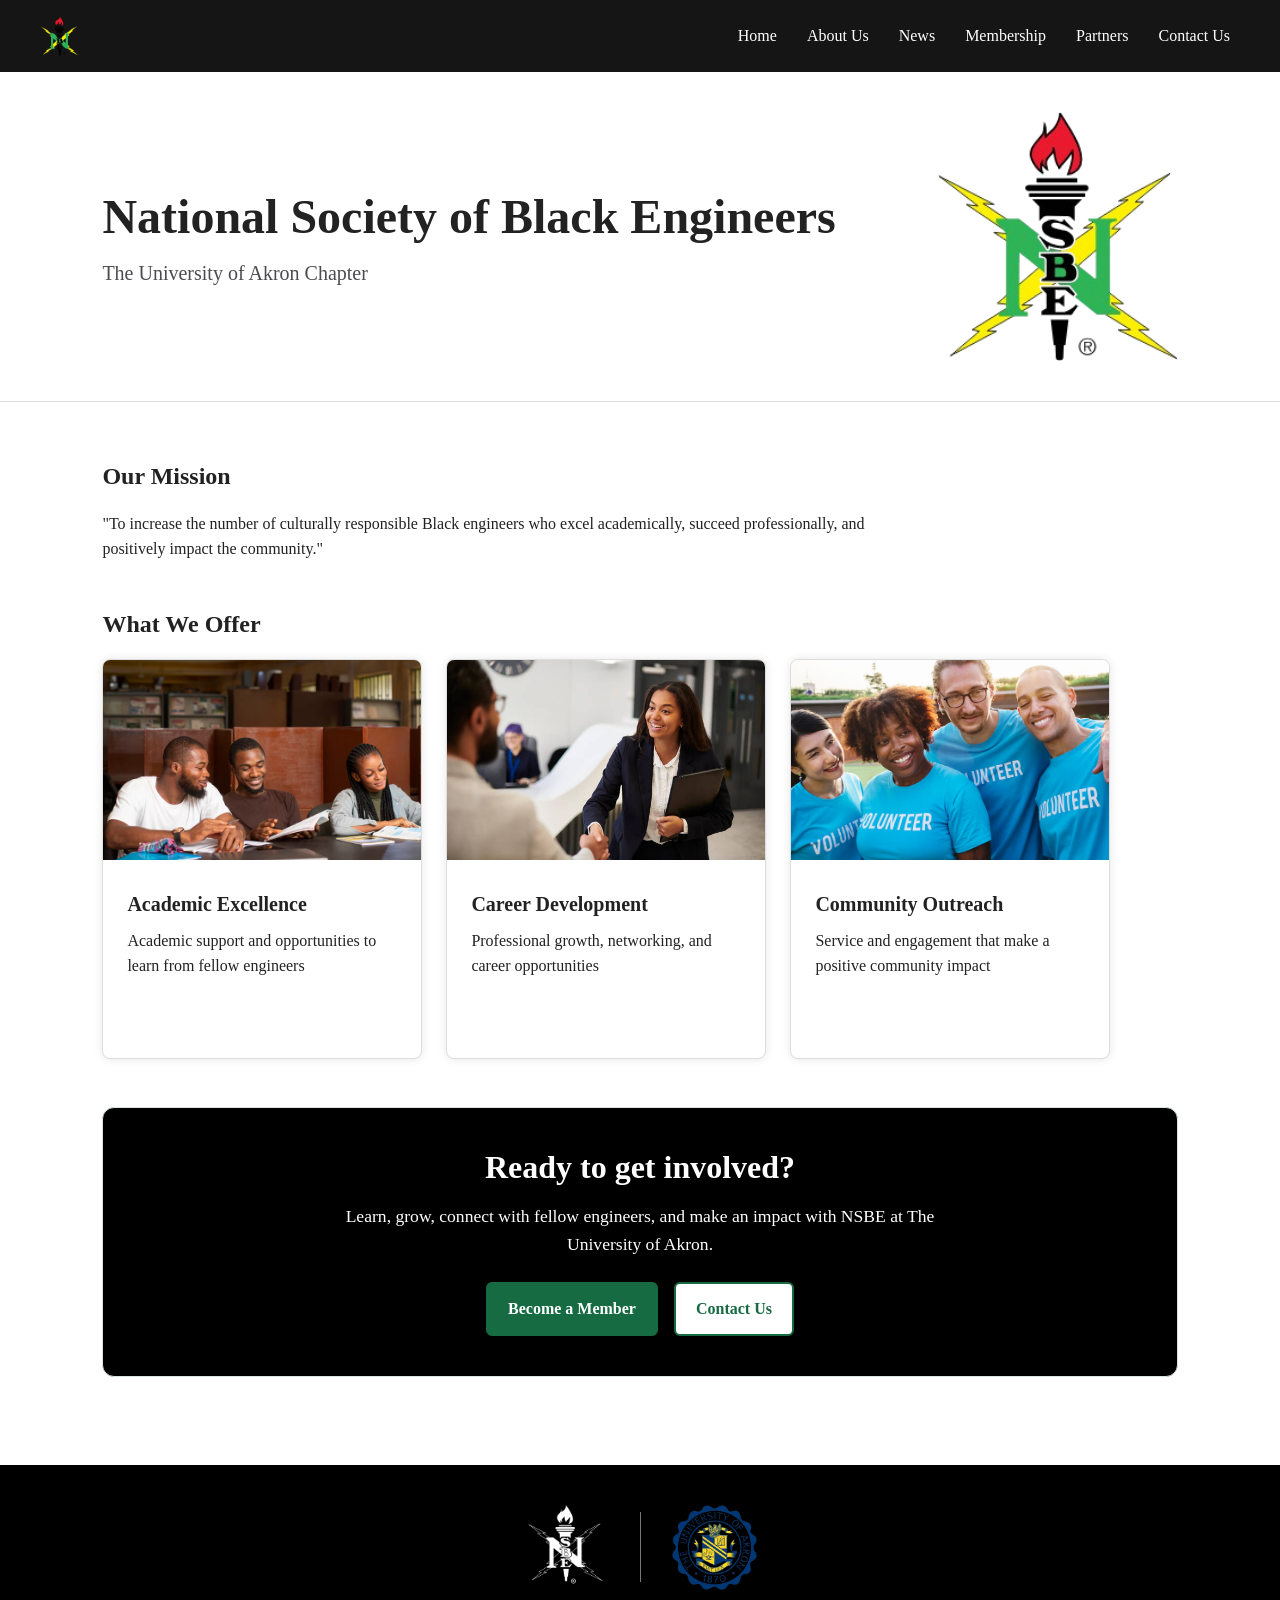
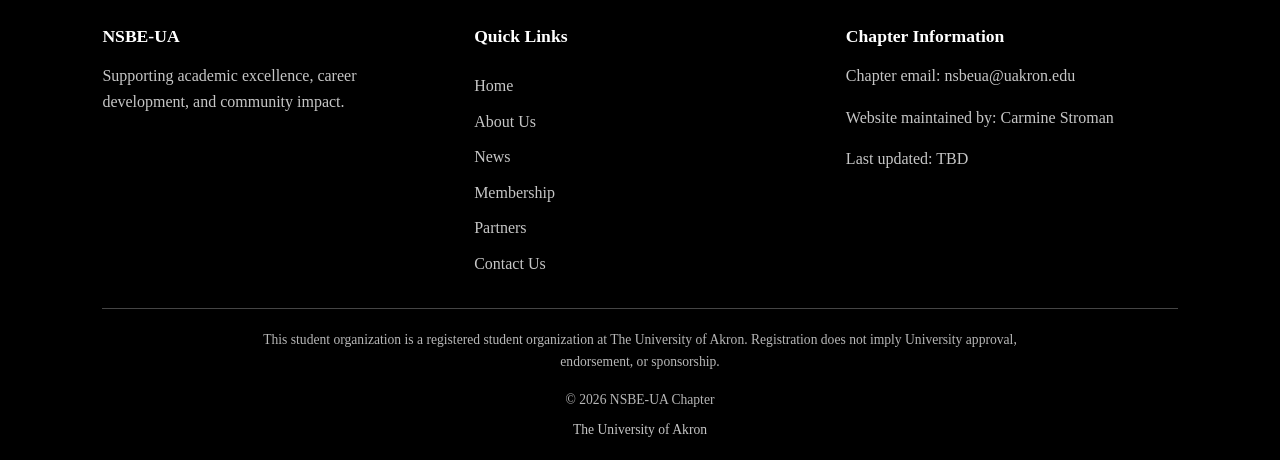
<file: index.html>
<!DOCTYPE html>

<html lang="en">
<head>
    <meta charset="UTF-8">
    <meta name="viewport" content="width=device-width, initial-scale=1.0">
    <title>NSBE-UA</title>
    <link rel="stylesheet" href="css/style.css">
</head>
<body>
    <nav class="nav" aria-label="Main navigation">
        <div class="nav__menu">
            <a class="nav__link nav__brand" href="index.html"><img src="media/NSBE-logo.png" alt="NSBE logo" class="nav__logo"></a>
            <a class="nav__link" href="index.html">Home</a>
            <a class="nav__link" href="pages/about.html">About Us</a>
            <a class="nav__link" href="pages/news.html">News</a>
            <a class="nav__link" href="pages/membership.html">Membership</a>
            <a class="nav__link" href="pages/partners.html">Partners</a>
            <a class="nav__link" href="pages/contact.html">Contact Us</a>
        </div>
    </nav>
    <header class="hero">
        <div class="hero__text">
            <h1 class="hero__title">National Society of Black Engineers</h1>
            <h3 class="hero__subtitle">The University of Akron Chapter</h3>
        </div>
        <div class="hero__media">
            <img src="media/NSBE-logo.png" alt="National Society of Black Engineers logo" class="hero__logo">
        </div>
    </header>

    <main>
        <section class="mission">
            <h2>Our Mission</h2>
            <p>"To increase the number of culturally responsible Black engineers who excel academically, succeed professionally, and positively impact the community."</p>
        </section>

        <section class="offerings">
            <h2>What We Offer</h2>
            <div class="offerings__list">
                <article class="offering-card">
                    <img src="media/study-group-stock.jpg.avif" alt="Diverse study group" class="offering-card__image">
                    <h3 class="offering-card__title">Academic Excellence</h3>
                    <p class="offering-card__text">Academic support and opportunities to learn from fellow engineers</p>
                </article>
                <article class="offering-card">
                    <img src="media/professional-environment-stock.jpg" alt="Professional woman shaking hands with a recruiter" class="offering-card__image">
                    <h3 class="offering-card__title">Career Development</h3>
                    <p class="offering-card__text">Professional growth, networking, and career opportunities</p>
                </article>
                <article class="offering-card">
                    <img src="media/volunteer-stock.jpg.avif" alt="Volunteer workers smiling" class="offering-card__image">
                    <h3 class="offering-card__title">Community Outreach</h3>
                    <p class="offering-card__text">Service and engagement that make a positive community impact</p>
                </article>
            </div>
        </section>

        <section class="get-involved">
            <h2 class="get-involved__title">Ready to get involved?</h2>
            <p class="get-involved__text">Learn, grow, connect with fellow engineers, and make an impact with NSBE at The University of Akron.</p>
            <div class="get-involved__actions">
                <a class="button button--primary" href="pages/membership.html">Become a Member</a>
                <a class="button button--secondary" href="pages/contact.html">Contact Us</a>
            </div>
        </section>
    </main>
    <footer class="footer">
        <div class="footer__brand">
            <img src="media/NSBE-logo-bw.png" alt="National Society of Black Engineers logo" class="footer__logo">
            <span class="footer__divider" aria-hidden="true"></span>
            <img src="media/UA-logo.png" alt="University of Akron logo" class="footer__logo">
        </div>
        <div class="footer__content">
            <section class="footer__about">
                <h2 class="footer__heading">NSBE-UA</h2>
                <p class="footer__text">Supporting academic excellence, career development, and community impact.</p>
            </section>
            <nav class="footer__nav" aria-label="Footer navigation">
                <h2 class="footer__heading">Quick Links</h2>
                <a href="index.html" class="footer__link">Home</a>
                <a href="pages/about.html" class="footer__link">About Us</a>
                <a href="pages/news.html" class="footer__link">News</a>
                <a href="pages/membership.html" class="footer__link">Membership</a>
                <a href="pages/partners.html" class="footer__link">Partners</a>
                <a href="pages/contact.html" class="footer__link">Contact Us</a>
            </nav>
            <section class="footer__contact">
                <h2 class="footer__heading">Chapter Information</h2>
                <p class="footer__text">Chapter email: <span>nsbeua@uakron.edu</span></p>
                <p class="footer__text">Website maintained by: <span>Carmine Stroman</span></p>
                <p class="footer__text">Last updated: <span>TBD</span></p>
            </section>
        </div>
        <div class="footer__bottom">
            <p class="footer__legal">This student organization is a registered student organization at The University of Akron. Registration does not imply University approval, endorsement, or sponsorship.</p>
            <p class="footer__copyright">&copy; 2026 NSBE-UA Chapter</p>
            <a href="https://www.uakron.edu/" class="footer__link" target="_blank" rel="noopener noreferrer">The University of Akron</a>
        </div>
    </footer>
</body>
</html>
</file>
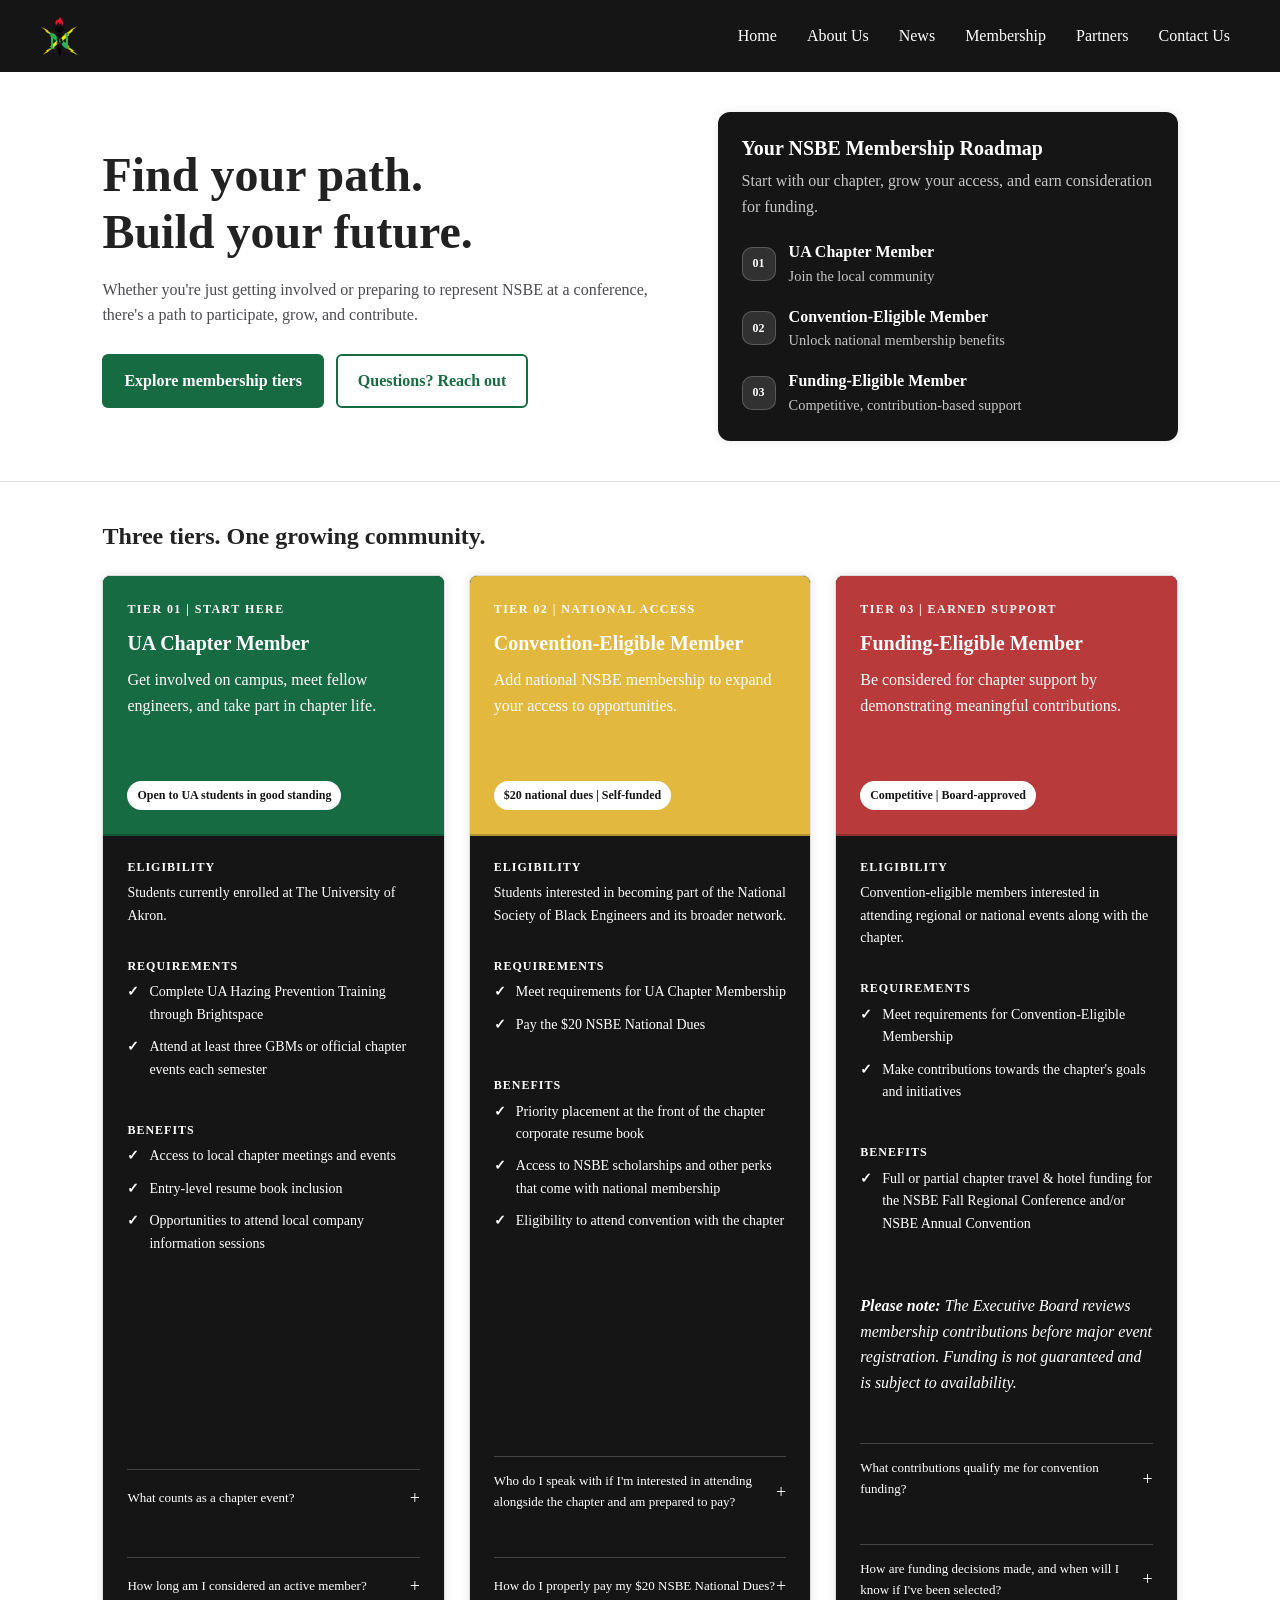
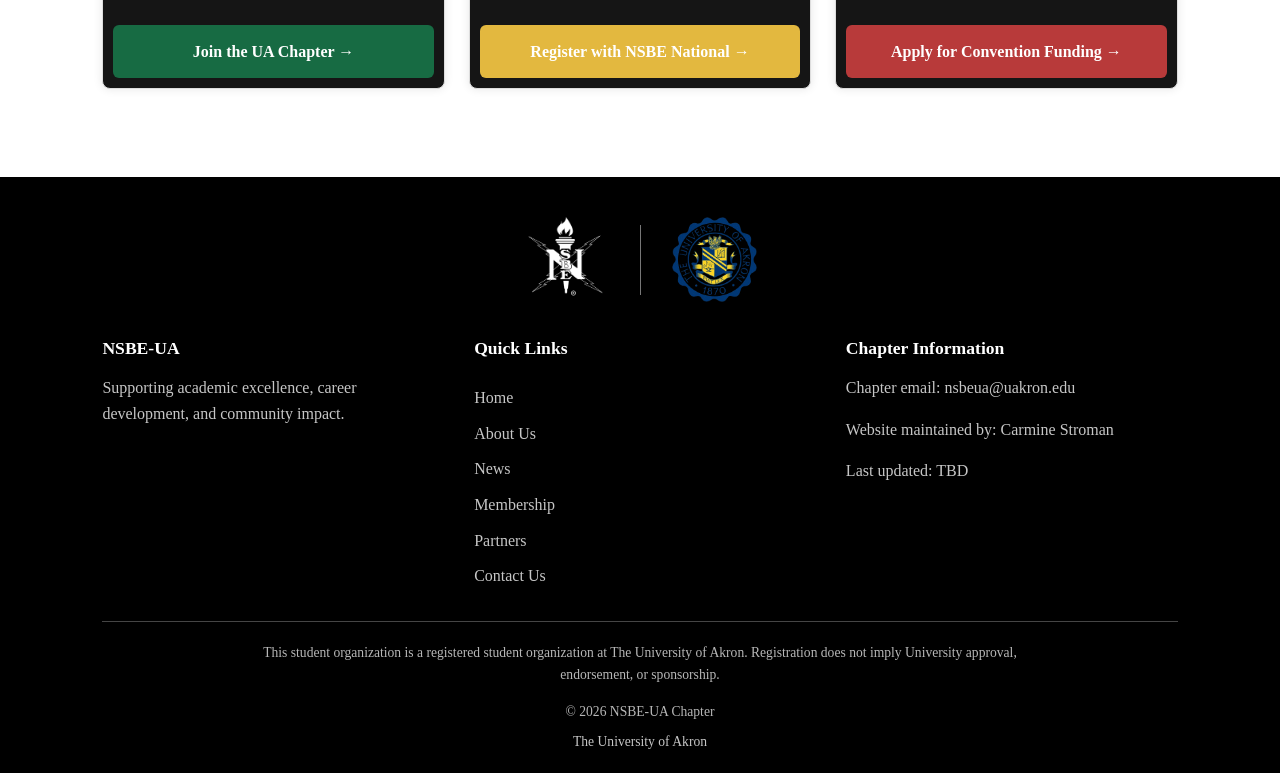
<file: pages/membership.html>
<!DOCTYPE html>

<html lang="en">
<head>
    <meta charset="UTF-8">
    <meta name="viewport" content="width=device-width, initial-scale=1.0">
    <title>NSBE-UA</title>
    <link rel="stylesheet" href="../css/style.css">
</head>
<body>
    <nav class="nav" aria-label="Main navigation">
        <div class="nav__menu">
            <a class="nav__link nav__brand" href="../index.html"><img src="../media/NSBE-logo.png" alt="NSBE logo" class="nav__logo"></a>
            <a class="nav__link" href="../index.html">Home</a>
            <a class="nav__link" href="about.html">About Us</a>
            <a class="nav__link" href="news.html">News</a>
            <a class="nav__link" href="membership.html">Membership</a>
            <a class="nav__link" href="partners.html">Partners</a>
            <a class="nav__link" href="contact.html">Contact Us</a>
        </div>
    </nav>
    <header class="hero">
        <div class="hero__text">
            <h1 class="hero__title">Find your path.<br>Build your future.</h1>
            <p class="hero__lead">Whether you're just getting involved or preparing to represent NSBE at a conference, there's a path to participate, grow, and contribute.</p>
            <div class="hero__actions">
                <a class="button button--primary" href="#tiers">Explore membership tiers</a>
                <a class="button button--secondary" href="contact.html">Questions? Reach out</a>
            </div>
        </div>
        <aside class="roadmap hero__roadmap" aria-labelledby="roadmap-title">
                <h2 class="roadmap__title">Your NSBE Membership Roadmap</h2>
                <p class="roadmap__intro">Start with our chapter, grow your access, and earn consideration for funding.</p>
                <ol class="roadmap__steps" role="list">
                    <li class="roadmap__step">
                        <span class="roadmap__number">01</span>
                        <div class="roadmap__content">
                            <strong class="roadmap__name">UA Chapter Member</strong>
                            <span class="roadmap__desc">Join the local community</span>
                        </div>
                    </li>
                    <li class="roadmap__step">
                        <span class="roadmap__number">02</span>
                        <div class="roadmap__content">
                            <strong class="roadmap__name">Convention-Eligible Member</strong>
                            <span class="roadmap__desc">Unlock national membership benefits</span>
                        </div>
                    </li>
                    <li class="roadmap__step">
                        <span class="roadmap__number">03</span>
                        <div class="roadmap__content">
                            <strong class="roadmap__name">Funding-Eligible Member</strong>
                            <span class="roadmap__desc">Competitive, contribution-based support</span>
                        </div>
                    </li>
                </ol>
            </aside>
    </header>
    <main>
        <section class="tiers" id="tiers">
            <h2 class="tiers__title">Three tiers. One growing community.</h2>
            <div class="tiers__list">
                <article class="tier-card tier-card--chapter">
                    <div class="tier-card__header">
                        <p class="tier-card__label">Tier 01 | Start here</p>
                        <h3 class="tier-card__title">UA Chapter Member</h3>
                        <p class="tier-card__text">Get involved on campus, meet fellow engineers, and take part in chapter life.</p>
                        <p class="tier-card__pill">Open to UA students in good standing</p>
                    </div>
                    <div class="tier-card__details">
                        <div class="tier-card__section">
                            <h3 class="tier-card__section-title">Eligibility</h3>
                            <p class="tier-card__section-description">Students currently enrolled at The University of Akron.</p>
                        </div>
                        <div class="tier-card__section">
                            <h3 class="tier-card__section-title">Requirements</h3>
                            <ul class="tier-card__list">
                                <li>Complete UA Hazing Prevention Training through Brightspace</li>
                                <li>Attend at least three GBMs or official chapter events each semester</li>
                            </ul>
                        </div>
                        <div class="tier-card__section">
                            <h3 class="tier-card__section-title">Benefits</h3>
                            <ul class="tier-card__list">
                                <li>Access to local chapter meetings and events</li>
                                <li>Entry-level resume book inclusion</li>
                                <li>Opportunities to attend local company information sessions</li>
                            </ul>
                        </div>
                        <details class="tier-card__more">
                            <summary>What counts as a chapter event?</summary>
                            <p>Professional development events, study tables, community service and outreach, and chapter socials are included in the proposed requirements.</p>
                        </details>
                        <details class="tier-card__more">
                            <summary>How long am I considered an active member?</summary>
                            <p>Active membership is evaluated at the end of each semester.</p>
                        </details>
                    </div>
                    <a class="tier-card__action tier-card__action--chapter" href="https://uakron.presence.io/organization/national-society-of-black-engineers-akron-chapter" target="_blank" rel="noopener noreferrer">Join the UA Chapter →</a>
                </article>
                <article class="tier-card tier-card--national">
                    <div class="tier-card__header">
                        <p class="tier-card__label">Tier 02 | National access</p>
                        <h3 class="tier-card__title">Convention-Eligible Member</h3>
                        <p class="tier-card__text">Add national NSBE membership to expand your access to opportunities.</p>
                        <p class="tier-card__pill">$20 national dues | Self-funded</p>
                    </div>
                    <div class="tier-card__details">
                        <div class="tier-card__section">
                            <h3 class="tier-card__section-title">Eligibility</h3>
                            <p class="tier-card__section-description">Students interested in becoming part of the National Society of Black Engineers and its broader network.</p>
                        </div>
                        <div class="tier-card__section">
                            <h3 class="tier-card__section-title">Requirements</h3>
                            <ul class="tier-card__list">
                                <li>Meet requirements for UA Chapter Membership</li>
                                <li>Pay the $20 NSBE National Dues</li>
                            </ul>
                        </div>
                        <div class="tier-card__section">
                            <h3 class="tier-card__section-title">Benefits</h3>
                            <ul class="tier-card__list">
                                <li>Priority placement at the front of the chapter corporate resume book</li>
                                <li>Access to NSBE scholarships and other perks that come with national membership</li>
                                <li>Eligibility to attend convention with the chapter</li>
                            </ul>
                        </div>
                        <details class="tier-card__more">
                            <summary>Who do I speak with if I'm interested in attending alongside the chapter and am prepared to pay?</summary>
                            <p>Members interested in attending the convention alongside the chapter should contact our president at [email protected].</p>
                        </details>
                        <details class="tier-card__more">
                            <summary>How do I properly pay my $20 NSBE National Dues?</summary>
                            <p>Members can pay their national dues online through NSBE's national website. To ensure a smooth process, please confirm that your account is affiliated with the UA chapter before making the payment. For assistance, contact our membership chair at [email protected].</p>
                        </details>
                    </div>
                    <a class="tier-card__action tier-card__action--national" href="https://nsbe.org/collegiate/" target="_blank" rel="noopener noreferrer">Register with NSBE National →</a>
                </article>
                <article class="tier-card tier-card--funding">
                    <div class="tier-card__header">
                        <p class="tier-card__label">Tier 03 | Earned support</p>
                        <h3 class="tier-card__title">Funding-Eligible Member</h3>
                        <p class="tier-card__text">Be considered for chapter support by demonstrating meaningful contributions.</p>
                        <p class="tier-card__pill">Competitive | Board-approved</p>
                    </div>
                    <div class="tier-card__details">
                        <div class="tier-card__section">
                            <h3 class="tier-card__section-title">Eligibility</h3>
                            <p class="tier-card__section-description">Convention-eligible members interested in attending regional or national events along with the chapter.</p>
                        </div>
                        <div class="tier-card__section">
                            <h3 class="tier-card__section-title">Requirements</h3>
                            <ul class="tier-card__list">
                                <li>Meet requirements for Convention-Eligible Membership</li>
                                <li>Make contributions towards the chapter's goals and initiatives</li>
                            </ul>
                        </div>
                        <div class="tier-card__section">
                            <h3 class="tier-card__section-title">Benefits</h3>
                            <ul class="tier-card__list">
                                <li>Full or partial chapter travel & hotel funding for the NSBE Fall Regional Conference and/or NSBE Annual Convention</li>
                            </ul>
                        </div>
                        <div class="tier-card__section">
                            <p><em><strong>Please note:</strong> The Executive Board reviews membership contributions before major event registration. Funding is not guaranteed and is subject to availability.</em></p>
                        </div>
                        <details class="tier-card__more">
                            <summary>What contributions qualify me for convention funding?</summary>
                            <p>Funding consideration is based on meaningful involvement in the chapter and contributions toward its goals. Examples include volunteer work, fundraising assistance, participation in outreach and recruitment initiatives, supporting chapter programs, and taking on leadership responsibilities. Consistent involvement and a willingness to contribute to the chapter's success are valued.</p>
                        </details>
                        <details class="tier-card__more">
                            <summary>How are funding decisions made, and when will I know if I've been selected?</summary>
                            <p>The Executive Board reviews eligible members' contributions, involvement, and the chapter's available funding before major event registration. Funding may be awarded in full or in part depending on individual contributions and available resources. Members will be notified of funding decisions before registration deadlines whenever possible. Meeting eligibility requirements does not guarantee financial assistance.</p>
                        </details>
                    </div>
                    <a class="tier-card__action tier-card__action--funding" href="https://forms.cloud.microsoft/Pages/ResponsePage.aspx?id=DQSIkWdsW0yxEjajBLZtrQAAAAAAAAAAAAO__rbX2LNUMldKT1U5RlU2UUVWQzNUVjBLVjVBMllYNi4u" target="_blank" rel="noopener noreferrer">Apply for Convention Funding →</a>
                </article>
            </div>
        </section>
    </main>
    <footer class="footer">
        <div class="footer__brand">
            <img src="../media/NSBE-logo-bw.png" alt="National Society of Black Engineers logo" class="footer__logo">
            <span class="footer__divider" aria-hidden="true"></span>
            <img src="../media/UA-logo.png" alt="University of Akron logo" class="footer__logo">
        </div>
        <div class="footer__content">
            <section class="footer__about">
                <h2 class="footer__heading">NSBE-UA</h2>
                <p class="footer__text">Supporting academic excellence, career development, and community impact.</p>
            </section>
            <nav class="footer__nav" aria-label="Footer navigation">
                <h2 class="footer__heading">Quick Links</h2>
                <a href="../index.html" class="footer__link">Home</a>
                <a href="../pages/about.html" class="footer__link">About Us</a>
                <a href="../pages/news.html" class="footer__link">News</a>
                <a href="../pages/membership.html" class="footer__link">Membership</a>
                <a href="../pages/partners.html" class="footer__link">Partners</a>
                <a href="../pages/contact.html" class="footer__link">Contact Us</a>
            </nav>
            <section class="footer__contact">
                <h2 class="footer__heading">Chapter Information</h2>
                <p class="footer__text">Chapter email: <span>nsbeua@uakron.edu</span></p>
                <p class="footer__text">Website maintained by: <span>Carmine Stroman</span></p>
                <p class="footer__text">Last updated: <span>TBD</span></p>
            </section>
        </div>
        <div class="footer__bottom">
            <p class="footer__legal">This student organization is a registered student organization at The University of Akron. Registration does not imply University approval, endorsement, or sponsorship.</p>
            <p class="footer__copyright">&copy; 2026 NSBE-UA Chapter</p>
            <a href="https://www.uakron.edu/" class="footer__link" target="_blank" rel="noopener noreferrer">The University of Akron</a>
        </div>
    </footer>
</body>
</html>
</file>
<file: css/style.css>
* {
    box-sizing: border-box;
}
body {
    margin: 0;
    color: #222222;
    background-color: #ffffff;
    line-height: 1.6;
}
h1, h2, h3 {
    line-height: 1.2;
}
a {
    color: #176b43;
}
.button {
    display: inline-block;
    padding: 12px 20px;
    border: 2px solid #176b43;
    border-radius: 6px;
    font-weight: 600;
    text-decoration: none;
    transition: background-color 0.2s ease, color 0.2s ease;
}
.button--primary {
    background-color: #176b43;
    color: #ffffff;
}
.button--primary:hover, .button--primary:focus-visible {
    background-color: #125333;
    border-color: #125333;
}
.button--secondary {
    background-color: #ffffff;
    color: #176b43;
}
.button--secondary:hover, .button--secondary:focus-visible {
    background-color: #f0f6f2;
}

.nav__menu {
    display: flex;
    justify-content: flex-end;
    align-items: center;
    gap: 30px;
    margin-right: 50px;
}
.nav__brand {
    margin-right: auto;
    margin-left: 40px;
}
.nav__logo {
    display: block;
    height: 40px;
    width: auto;
}
.nav {
    position: sticky;
    top: 0;
    z-index: 1000;
    background-color: #151515;
    color: #ffffff;
    padding: 16px 0;
}
.nav__link {
    display: inline-block;
    color: inherit;
    text-decoration: none;
    transition: transform 0.2s ease, color 0.2s ease;
}
.nav__link:hover, .nav__link:focus-visible {
    transform: scale(1.05);
    color: #cccccc
}

main {
    padding: 40px 8%;
}
.hero {
    display: flex;
    align-items: center;
    justify-content: space-between;
    gap: 40px;
    padding: 40px 8%;
    border-bottom: 1px solid #dddddd;
}
.hero__text {
    flex: 1;
}
.hero__title {
    font-size: 3rem;
    margin: 0 0 16px;
}
.hero__subtitle {
    font-size: 1.25rem;
    font-weight: normal;
    margin: 0;
    color: #4B4B50
}
.hero__lead {
    max-width: 610px;
    margin: 0;
    color: #4B4B50;
}
.hero__actions {
    display: flex;
    flex-wrap: wrap;
    gap: 12px;
    margin-top: 26px;
}
.hero__media {
    flex: 0 0 240px;
}
.hero__logo {
    display: block;
    width: 100%;
    height: auto;
    object-fit: contain;
}
.hero__roadmap {
    flex: 0 0 460px;
}
.roadmap {
    padding: 24px;
    background-color: #151515;
    color: #ffffff;
    border-radius: 12px;
    box-shadow: 0 0 10px rgba(0, 0, 0, 0.1);
}
.roadmap__title {
    margin: 0 0 8px;
    font-size: 1.25rem;
}
.roadmap__intro {
    margin: 0 0 20px;
    color: #c6c6c6;
}
.roadmap__steps {
    display: flex;
    flex-direction: column;
    gap: 16px;
    margin: 0;
    padding: 0;
    list-style: none;
}
.roadmap__step {
    display: grid;
    grid-template-columns: 35px 1fr;
    gap: 12px;
    align-items: center;
}
.roadmap__number {
    display: grid;
    place-items: center;
    width: 34px;
    height: 34px;
    border: 1px solid rgba(255, 255, 255, 0.2);
    border-radius: 10px;
    background-color: rgba(255, 255, 255, 0.12);
    font-size: 0.75rem;
    font-weight: 800;
}
.roadmap__content {
    display: flex;
    flex-direction: column;
}
.roadmap__desc {
    font-size: 0.9rem;
    color: #c6c6c6;
}
@media (max-width: 800px) {
    .hero {
        flex-direction: column;
    }
    .hero__roadmap {
        flex: none;
        width: 100%;
    }
}

.mission {
    max-width: 800px;
    margin-bottom: 48px;
}

.tiers {
    margin-bottom: 48px;
}
.tiers__title {
    margin: 0 0 24px;
}
.tiers__list {
    display: grid;
    grid-template-columns: repeat(3, minmax(0, 1fr));
    gap: 24px;
}
.tier-card {
    display: flex;
    flex-direction: column;
    min-width: 0;
    padding: 0;
    background-color: #151515;
    color: #ffffff;
    border: 1px solid #dddddd;
    border-radius: 8px;
    box-shadow: 0 0 10px rgba(0, 0, 0, 0.1);
    overflow: hidden;
}
.tier-card__header {
    display: grid;
    grid-template-rows: auto auto 1fr auto;
    gap: 12px;
    min-height: 260px;
    padding: 24px;
    border-bottom: 2px solid rgba(0, 0, 0, 0.2);
}
.tier-card__details {
    display: flex;
    flex-direction: column;
    flex: 1;
    padding: 24px;
    gap: 32px;
}
.tier-card__section-title {
    text-transform: uppercase;
    margin: 0 0 8px;
    letter-spacing: 1px;
    font-size: 12px;
    font-weight: 700;
    color: #ffffff;
}
.tier-card__section-description {
    margin: 0;
    color: #ffffff;
    font-size: 14px;
    line-height: 1.6;
}
.tier-card__more {
    margin-top: 12px;
    padding-top: 14px;
    border-top: 1px solid #444444;
}
.tier-card__more summary {
    display: flex;
    justify-content: space-between;
    align-items: center;
    cursor: pointer;
    color: #ffffff;
    font-size: 13px;
    font-weight: 700px;
    list-style: none;
}
.tier-card__more p {
    margin: 12px 0 0;
    color: #ffffff;
    font-size: 13px;
    line-height: 1.6;
}
.tier-card--chapter .tier-card__header {
    background-color: #176b43;
    color: #ffffff;
}
.tier-card--national .tier-card__header {
    background-color: #e3b83f;
    color: #ffffff;
}
.tier-card--funding .tier-card__header {
    background-color: #b83a3a;
    color: #ffffff;
}
.tier-card__label {
    margin: 0;
    font-size: 0.75rem;
    font-weight: 700;
    letter-spacing: 0.12em;
    text-transform: uppercase;
}
.tier-card__title {
    margin: 0;
    font-size: 1.25rem;
}
.tier-card__text {
    margin: 0;
}
.tier-card__pill {
    justify-self: start;
    align-self: end;
    margin: 0;
    padding: 5px 10px;
    border-radius: 999px;
    background-color: #ffffff;
    color: #151515;
    font-size: 0.75rem;
    font-weight: 700;
}
.tier-card__action {
    display: flex;
    align-items: center;
    justify-content: center;
    gap: 8px;
    width: auto;
    box-sizing: border-box;
    margin: auto 10px 10px;
    padding: 14px 18px;
    border: 0;
    border-radius: 6px;
    font: inherit;
    font-weight: 700;
    text-align: center;
    text-decoration: none;
    transition: filter 0.2s ease;
}
.tier-card__action:hover {
    filter: brightness(1.12);
}
.tier-card__action:focus-visible {
    outline: 3px solid #ffffff;
    outline-offset: 3px;
}
.tier-card__action--chapter {
    background-color: #176b43;
    color: #ffffff;
}
.tier-card__action--national {
    background-color: #e3b83f;
    color: #ffffff;
}
.tier-card__action--funding {
    background-color: #b83a3a;
    color: #ffffff;
}
.tier-card__list {
    list-style: none;
    margin: 0;
    padding: 0;
}
.tier-card__list li {
    position: relative;
    padding-left: 22px;
    margin-bottom: 10px;
    color: #ffffff;
    font-size: 14px;
    line-height: 1.6;
}
.tier-card__list li::before {
    content: "✓";
    position: absolute;
    left: 0;
    color: #ffffff;
    font-weight: bold;
}
.tier-card__more summary::-webkit-details-marker {
    display: none;
}
.tier-card__more summary::after {
    content: "+";
    font-size: 18px;
}
.tier-card__more[open] summary::after {
    content: "-";
}
.tier-card__more:first-of-type {
    margin-top: auto;
}
@media (max-width: 800px) {
    .tiers__list {
        grid-template-columns: 1fr;
    }
}

.offerings {
    margin-bottom: 48px;
}
.offerings__list {
    display: grid;
    grid-template-columns: repeat(auto-fit, minmax(200px, 320px));
    gap: 24px;
}
.offering-card {
    display: flex;
    flex-direction: column;
    min-height: 400px;
    padding: 0 0 24px;
    background: #ffffff;
    border: 1px solid #dddddd;
    border-radius: 8px;
    box-shadow: 0 0 10px rgba(0, 0, 0, 0.1);
    overflow: hidden;
}
.offering-card__title, .offering-card__text {
    margin-left: 24px;
    margin-right: 24px;
}
.offering-card__title {
    margin-bottom: 0;
    font-size: 1.25rem;
}
.offering-card__text {
    margin-top: 12px;
    margin-bottom: 0;
}
.offering-card__image {
    display: block;
    width: 100%;
    height: 200px;
    flex-shrink: 0;
    object-fit: cover;
    margin-bottom: 12px;
}
@media (max-width: 800px) {
    .offerings__list {
        grid-template-columns: 1fr;
    }
}

.get-involved {
    text-align: center;
    padding: 40px 24px;
    margin-bottom: 48px;
    background-color: #000000;
    color: #ffffff;
    border: 1px solid #d9e4dc;
    border-radius: 12px;
}
.get-involved__title {
    font-size: 2rem;
    margin: 0 0 16px;
}
.get-involved__text {
    max-width: 600px;
    margin: 0 auto 24px;
    font-size: 1.1rem;
}
.get-involved__actions {
    display: flex;
    justify-content: center;
    align-items: center;
    flex-wrap: wrap;
    gap: 16px;
}

.footer {
    padding: 40px 8% 20px;
    background-color: #000000;
    color: #ffffff;
}
.footer__brand {
    display: flex;
    justify-content: center;
    align-items: center;
    gap: 24px;
    margin-bottom: 36px;
}
.footer__logo {
    display: block;
    width: 100px;
    height: 85px;
    object-fit: contain;
}
.footer__divider {
    width: 1px;
    height: 70px;
    background-color: #777777;
}
.footer__content {
    display: grid;
    grid-template-columns: repeat(3, minmax(0, 1fr));
    gap: 40px;
    padding-bottom: 32px;
}
.footer__heading {
    margin: 0 0 16px;
    font-size: 1.1rem;
    color: #ffffff;
}
.footer__text {
    color: #c6c6c6;
}
.footer__nav {
    display: flex;
    flex-direction: column;
    align-items: flex-start;
    gap: 10px;
}
.footer__link {
    color: #c6c6c6;
    text-decoration: none;
}
.footer__link:hover,
.footer__link:focus-visible {
    color: #ffffff;
    text-decoration: underline;
}
.footer__bottom {
    border-top: 1px solid #454545;
    padding-top: 20px;
    text-align: center;
    color: #b7b7b7;
    font-size: 0.85rem;
}
.footer__legal {
    max-width: 800px;
    margin: 0 auto 16px;
}
.footer__copyright {
    margin-bottom: 8px;
}
@media (max-width: 700px) {
    .footer__content {
        grid-template-columns: 1fr;
        gap: 28px;
    }
    .footer__brand {
        gap: 16px;
    }
    .footer__logo {
        width: 85px;
        height: 75px;
    }
}
</file>
